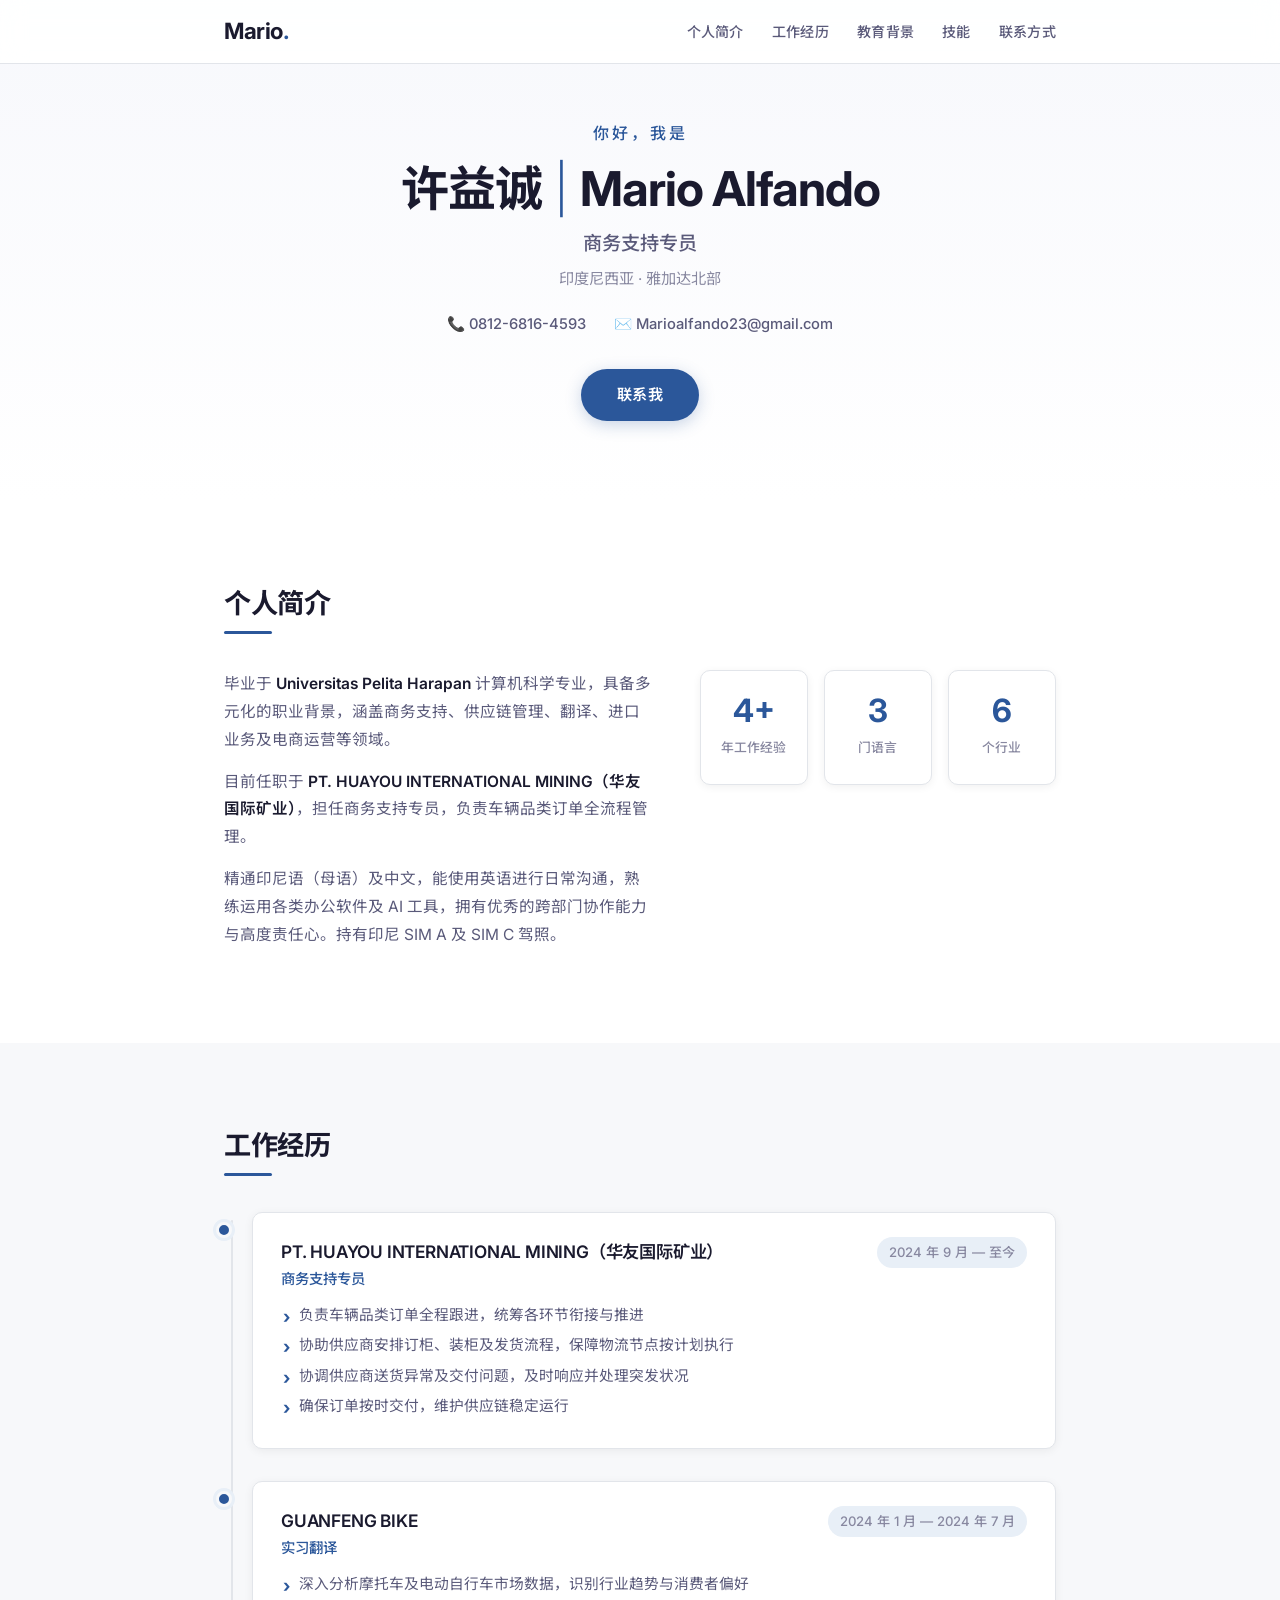
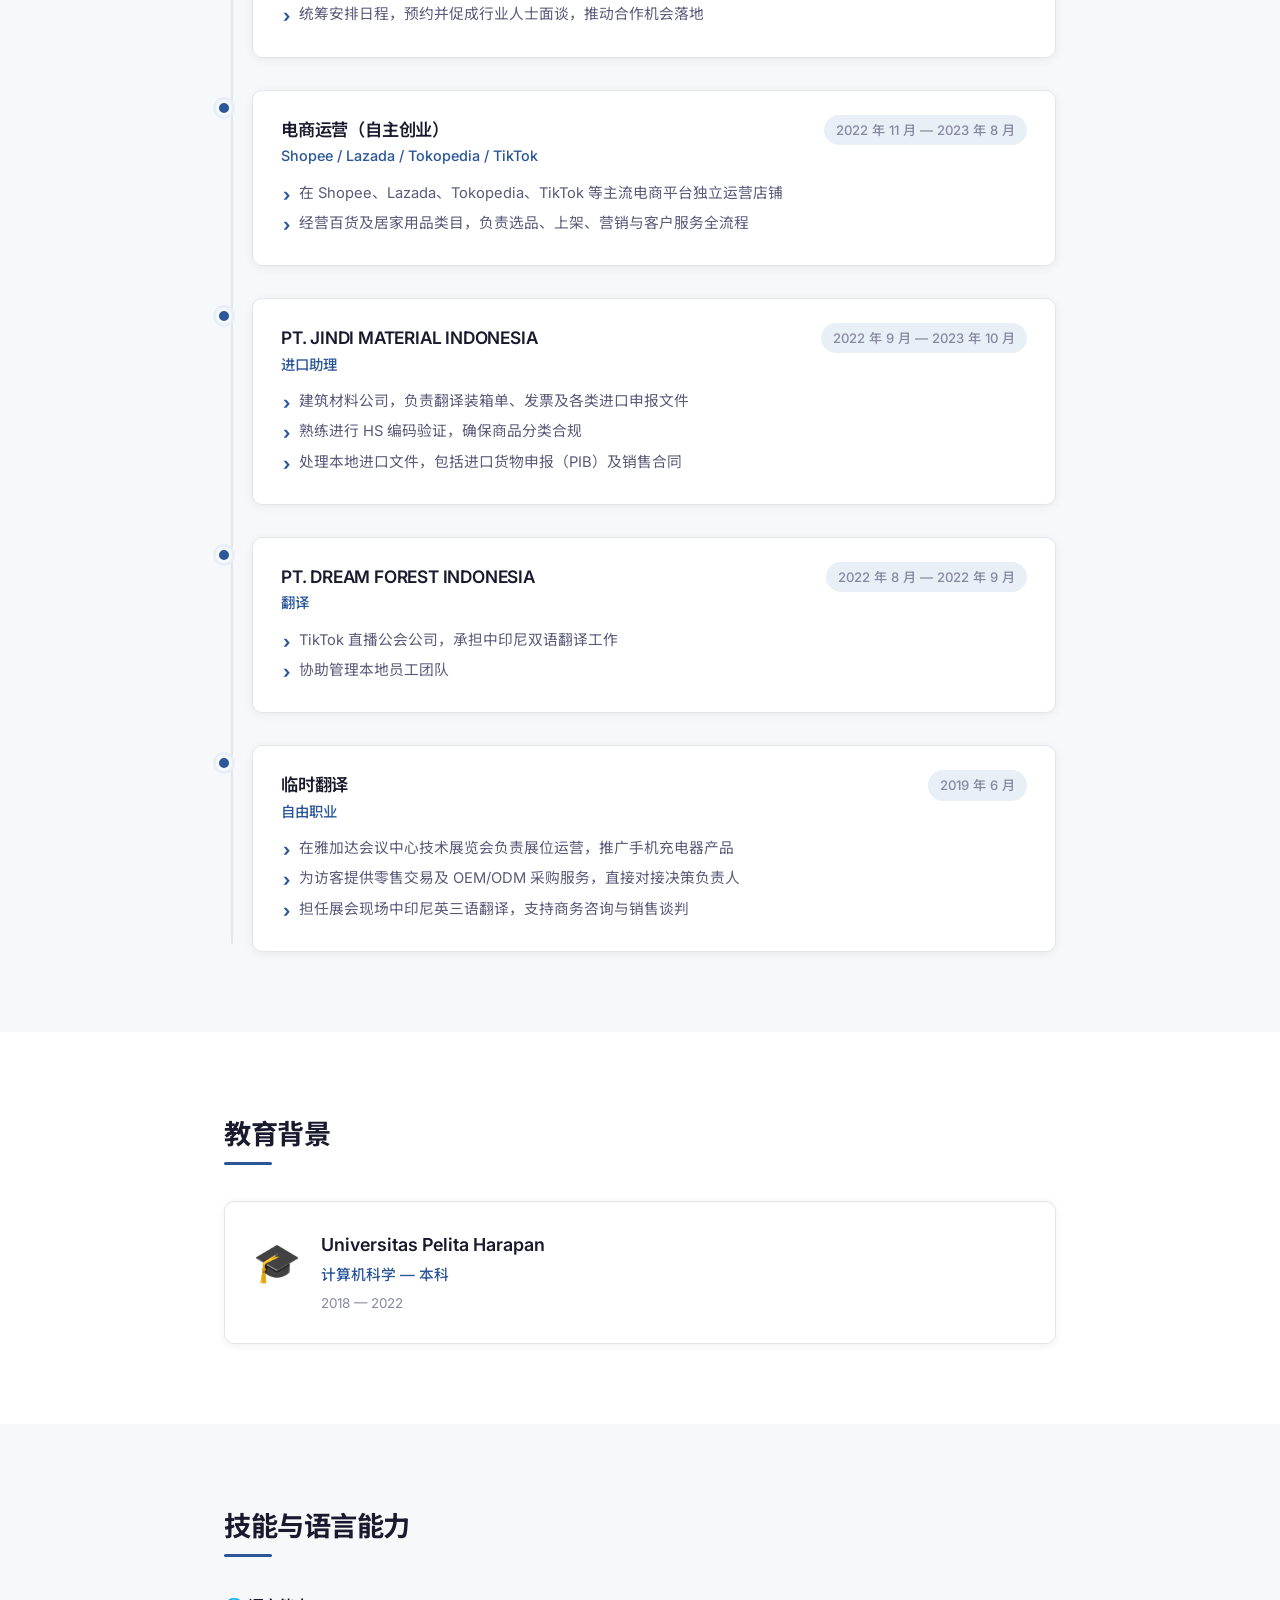
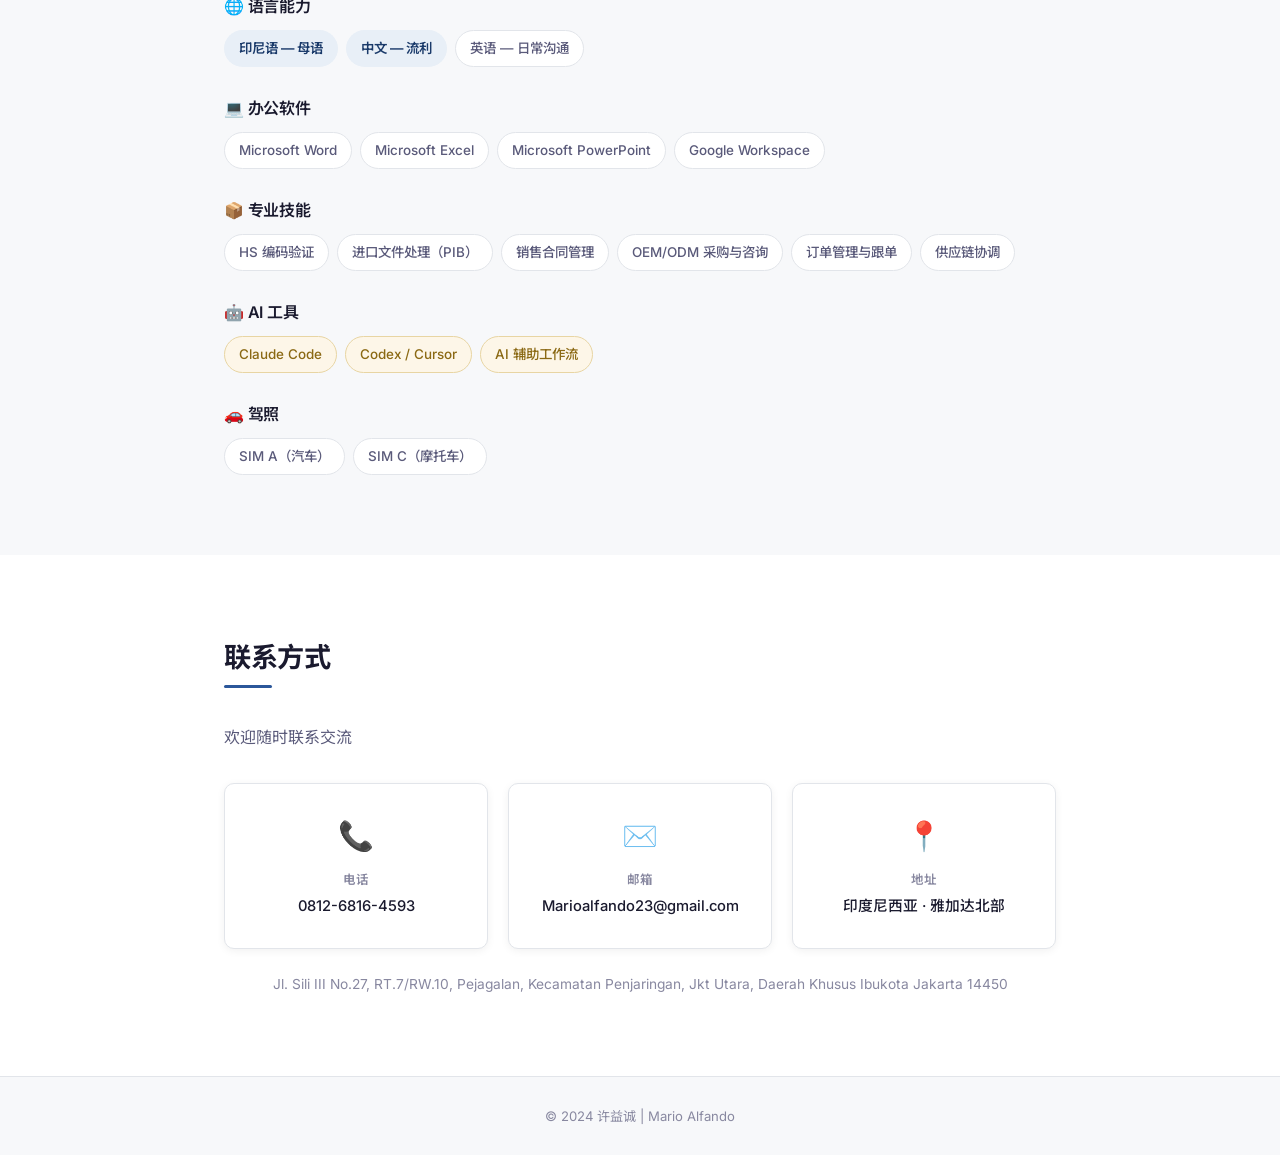
<file: index.html>
<!DOCTYPE html>
<html lang="zh-CN">
<head>
    <meta charset="UTF-8">
    <meta name="viewport" content="width=device-width, initial-scale=1.0">
    <title>许益诚 | Mario Alfando — 个人简历</title>
    <link rel="stylesheet" href="style.css">
    <link rel="preconnect" href="https://fonts.googleapis.com">
    <link href="https://fonts.googleapis.com/css2?family=Inter:wght@300;400;500;600;700&family=Noto+Sans+SC:wght@300;400;500;600;700&display=swap" rel="stylesheet">
</head>
<body>
    <!-- 导航栏 -->
    <nav class="nav" id="nav">
        <div class="nav-inner container">
            <a href="#hero" class="nav-brand">Mario<span>.</span></a>
            <ul class="nav-links">
                <li><a href="#about">个人简介</a></li>
                <li><a href="#experience">工作经历</a></li>
                <li><a href="#education">教育背景</a></li>
                <li><a href="#skills">技能</a></li>
                <li><a href="#contact">联系方式</a></li>
            </ul>
            <button class="nav-toggle" id="navToggle" aria-label="菜单">
                <span></span><span></span><span></span>
            </button>
        </div>
    </nav>

    <!-- 头部 -->
    <header class="hero" id="hero">
        <div class="container">
            <p class="hero-greeting">你好，我是</p>
            <h1 class="hero-name">许益诚 <span class="hero-divider">|</span> Mario Alfando</h1>
            <p class="hero-title">商务支持专员</p>
            <p class="hero-location">印度尼西亚 · 雅加达北部</p>
            <div class="hero-contact-row">
                <a href="tel:+6281268164593" class="hero-contact-link">📞 0812-6816-4593</a>
                <a href="mailto:Marioalfando23@gmail.com" class="hero-contact-link">✉️ Marioalfando23@gmail.com</a>
            </div>
            <a href="#contact" class="btn-primary">联系我</a>
        </div>
    </header>

    <!-- 个人简介 -->
    <section class="section" id="about">
        <div class="container">
            <h2 class="section-title">个人简介</h2>
            <div class="section-line"></div>
            <div class="about-grid">
                <div class="about-text">
                    <p>毕业于 <strong>Universitas Pelita Harapan</strong> 计算机科学专业，具备多元化的职业背景，涵盖商务支持、供应链管理、翻译、进口业务及电商运营等领域。</p>
                    <p>目前任职于 <strong>PT. HUAYOU INTERNATIONAL MINING（华友国际矿业）</strong>，担任商务支持专员，负责车辆品类订单全流程管理。</p>
                    <p>精通印尼语（母语）及中文，能使用英语进行日常沟通，熟练运用各类办公软件及 AI 工具，拥有优秀的跨部门协作能力与高度责任心。持有印尼 SIM A 及 SIM C 驾照。</p>
                </div>
                <div class="about-highlights">
                    <div class="highlight-card">
                        <span class="highlight-number">4+</span>
                        <span class="highlight-label">年工作经验</span>
                    </div>
                    <div class="highlight-card">
                        <span class="highlight-number">3</span>
                        <span class="highlight-label">门语言</span>
                    </div>
                    <div class="highlight-card">
                        <span class="highlight-number">6</span>
                        <span class="highlight-label">个行业</span>
                    </div>
                </div>
            </div>
        </div>
    </section>

    <!-- 工作经历 -->
    <section class="section section-alt" id="experience">
        <div class="container">
            <h2 class="section-title">工作经历</h2>
            <div class="section-line"></div>
            <div class="timeline">

                <!-- PT. HUAYOU INTERNATIONAL MINING -->
                <div class="timeline-item">
                    <div class="timeline-dot"></div>
                    <div class="timeline-card">
                        <div class="timeline-header">
                            <div>
                                <h3>PT. HUAYOU INTERNATIONAL MINING（华友国际矿业）</h3>
                                <p class="timeline-role">商务支持专员</p>
                            </div>
                            <span class="timeline-date">2024 年 9 月 — 至今</span>
                        </div>
                        <ul class="timeline-duties">
                            <li>负责车辆品类订单全程跟进，统筹各环节衔接与推进</li>
                            <li>协助供应商安排订柜、装柜及发货流程，保障物流节点按计划执行</li>
                            <li>协调供应商送货异常及交付问题，及时响应并处理突发状况</li>
                            <li>确保订单按时交付，维护供应链稳定运行</li>
                        </ul>
                    </div>
                </div>

                <!-- GUANFENG BIKE -->
                <div class="timeline-item">
                    <div class="timeline-dot"></div>
                    <div class="timeline-card">
                        <div class="timeline-header">
                            <div>
                                <h3>GUANFENG BIKE</h3>
                                <p class="timeline-role">实习翻译</p>
                            </div>
                            <span class="timeline-date">2024 年 1 月 — 2024 年 7 月</span>
                        </div>
                        <ul class="timeline-duties">
                            <li>深入分析摩托车及电动自行车市场数据，识别行业趋势与消费者偏好</li>
                            <li>统筹安排日程，预约并促成行业人士面谈，推动合作机会落地</li>
                        </ul>
                    </div>
                </div>

                <!-- 电商运营 -->
                <div class="timeline-item">
                    <div class="timeline-dot"></div>
                    <div class="timeline-card">
                        <div class="timeline-header">
                            <div>
                                <h3>电商运营（自主创业）</h3>
                                <p class="timeline-role">Shopee / Lazada / Tokopedia / TikTok</p>
                            </div>
                            <span class="timeline-date">2022 年 11 月 — 2023 年 8 月</span>
                        </div>
                        <ul class="timeline-duties">
                            <li>在 Shopee、Lazada、Tokopedia、TikTok 等主流电商平台独立运营店铺</li>
                            <li>经营百货及居家用品类目，负责选品、上架、营销与客户服务全流程</li>
                        </ul>
                    </div>
                </div>

                <!-- PT. JINDI MATERIAL INDONESIA -->
                <div class="timeline-item">
                    <div class="timeline-dot"></div>
                    <div class="timeline-card">
                        <div class="timeline-header">
                            <div>
                                <h3>PT. JINDI MATERIAL INDONESIA</h3>
                                <p class="timeline-role">进口助理</p>
                            </div>
                            <span class="timeline-date">2022 年 9 月 — 2023 年 10 月</span>
                        </div>
                        <ul class="timeline-duties">
                            <li>建筑材料公司，负责翻译装箱单、发票及各类进口申报文件</li>
                            <li>熟练进行 HS 编码验证，确保商品分类合规</li>
                            <li>处理本地进口文件，包括进口货物申报（PIB）及销售合同</li>
                        </ul>
                    </div>
                </div>

                <!-- PT. DREAM FOREST INDONESIA -->
                <div class="timeline-item">
                    <div class="timeline-dot"></div>
                    <div class="timeline-card">
                        <div class="timeline-header">
                            <div>
                                <h3>PT. DREAM FOREST INDONESIA</h3>
                                <p class="timeline-role">翻译</p>
                            </div>
                            <span class="timeline-date">2022 年 8 月 — 2022 年 9 月</span>
                        </div>
                        <ul class="timeline-duties">
                            <li>TikTok 直播公会公司，承担中印尼双语翻译工作</li>
                            <li>协助管理本地员工团队</li>
                        </ul>
                    </div>
                </div>

                <!-- 临时翻译 -->
                <div class="timeline-item">
                    <div class="timeline-dot"></div>
                    <div class="timeline-card">
                        <div class="timeline-header">
                            <div>
                                <h3>临时翻译</h3>
                                <p class="timeline-role">自由职业</p>
                            </div>
                            <span class="timeline-date">2019 年 6 月</span>
                        </div>
                        <ul class="timeline-duties">
                            <li>在雅加达会议中心技术展览会负责展位运营，推广手机充电器产品</li>
                            <li>为访客提供零售交易及 OEM/ODM 采购服务，直接对接决策负责人</li>
                            <li>担任展会现场中印尼英三语翻译，支持商务咨询与销售谈判</li>
                        </ul>
                    </div>
                </div>

            </div>
        </div>
    </section>

    <!-- 教育背景 -->
    <section class="section" id="education">
        <div class="container">
            <h2 class="section-title">教育背景</h2>
            <div class="section-line"></div>
            <div class="edu-card">
                <div class="edu-icon">🎓</div>
                <div>
                    <h3>Universitas Pelita Harapan</h3>
                    <p class="edu-major">计算机科学 — 本科</p>
                    <p class="edu-date">2018 — 2022</p>
                </div>
            </div>
        </div>
    </section>

    <!-- 技能与语言 -->
    <section class="section section-alt" id="skills">
        <div class="container">
            <h2 class="section-title">技能与语言能力</h2>
            <div class="section-line"></div>
            <div class="skills-grid">
                <div class="skill-category">
                    <h3>🌐 语言能力</h3>
                    <div class="skill-tags">
                        <span class="tag tag-primary">印尼语 — 母语</span>
                        <span class="tag tag-primary">中文 — 流利</span>
                        <span class="tag">英语 — 日常沟通</span>
                    </div>
                </div>
                <div class="skill-category">
                    <h3>💻 办公软件</h3>
                    <div class="skill-tags">
                        <span class="tag">Microsoft Word</span>
                        <span class="tag">Microsoft Excel</span>
                        <span class="tag">Microsoft PowerPoint</span>
                        <span class="tag">Google Workspace</span>
                    </div>
                </div>
                <div class="skill-category">
                    <h3>📦 专业技能</h3>
                    <div class="skill-tags">
                        <span class="tag">HS 编码验证</span>
                        <span class="tag">进口文件处理（PIB）</span>
                        <span class="tag">销售合同管理</span>
                        <span class="tag">OEM/ODM 采购与咨询</span>
                        <span class="tag">订单管理与跟单</span>
                        <span class="tag">供应链协调</span>
                    </div>
                </div>
                <div class="skill-category">
                    <h3>🤖 AI 工具</h3>
                    <div class="skill-tags">
                        <span class="tag tag-accent">Claude Code</span>
                        <span class="tag tag-accent">Codex / Cursor</span>
                        <span class="tag tag-accent">AI 辅助工作流</span>
                    </div>
                </div>
                <div class="skill-category">
                    <h3>🚗 驾照</h3>
                    <div class="skill-tags">
                        <span class="tag">SIM A（汽车）</span>
                        <span class="tag">SIM C（摩托车）</span>
                    </div>
                </div>
            </div>
        </div>
    </section>

    <!-- 联系方式 -->
    <section class="section" id="contact">
        <div class="container">
            <h2 class="section-title">联系方式</h2>
            <div class="section-line"></div>
            <p class="contact-intro">欢迎随时联系交流</p>
            <div class="contact-grid">
                <a href="tel:+6281268164593" class="contact-card">
                    <span class="contact-icon">📞</span>
                    <span class="contact-label">电话</span>
                    <span class="contact-value">0812-6816-4593</span>
                </a>
                <a href="mailto:Marioalfando23@gmail.com" class="contact-card">
                    <span class="contact-icon">✉️</span>
                    <span class="contact-label">邮箱</span>
                    <span class="contact-value">Marioalfando23@gmail.com</span>
                </a>
                <div class="contact-card">
                    <span class="contact-icon">📍</span>
                    <span class="contact-label">地址</span>
                    <span class="contact-value">印度尼西亚 · 雅加达北部</span>
                </div>
            </div>
            <p class="contact-address">Jl. Sili III No.27, RT.7/RW.10, Pejagalan, Kecamatan Penjaringan, Jkt Utara, Daerah Khusus Ibukota Jakarta 14450</p>
        </div>
    </section>

    <!-- 页脚 -->
    <footer class="footer">
        <div class="container">
            <p>&copy; 2024 许益诚 | Mario Alfando</p>
        </div>
    </footer>

    <script src="script.js"></script>
</body>
</html>
</file>
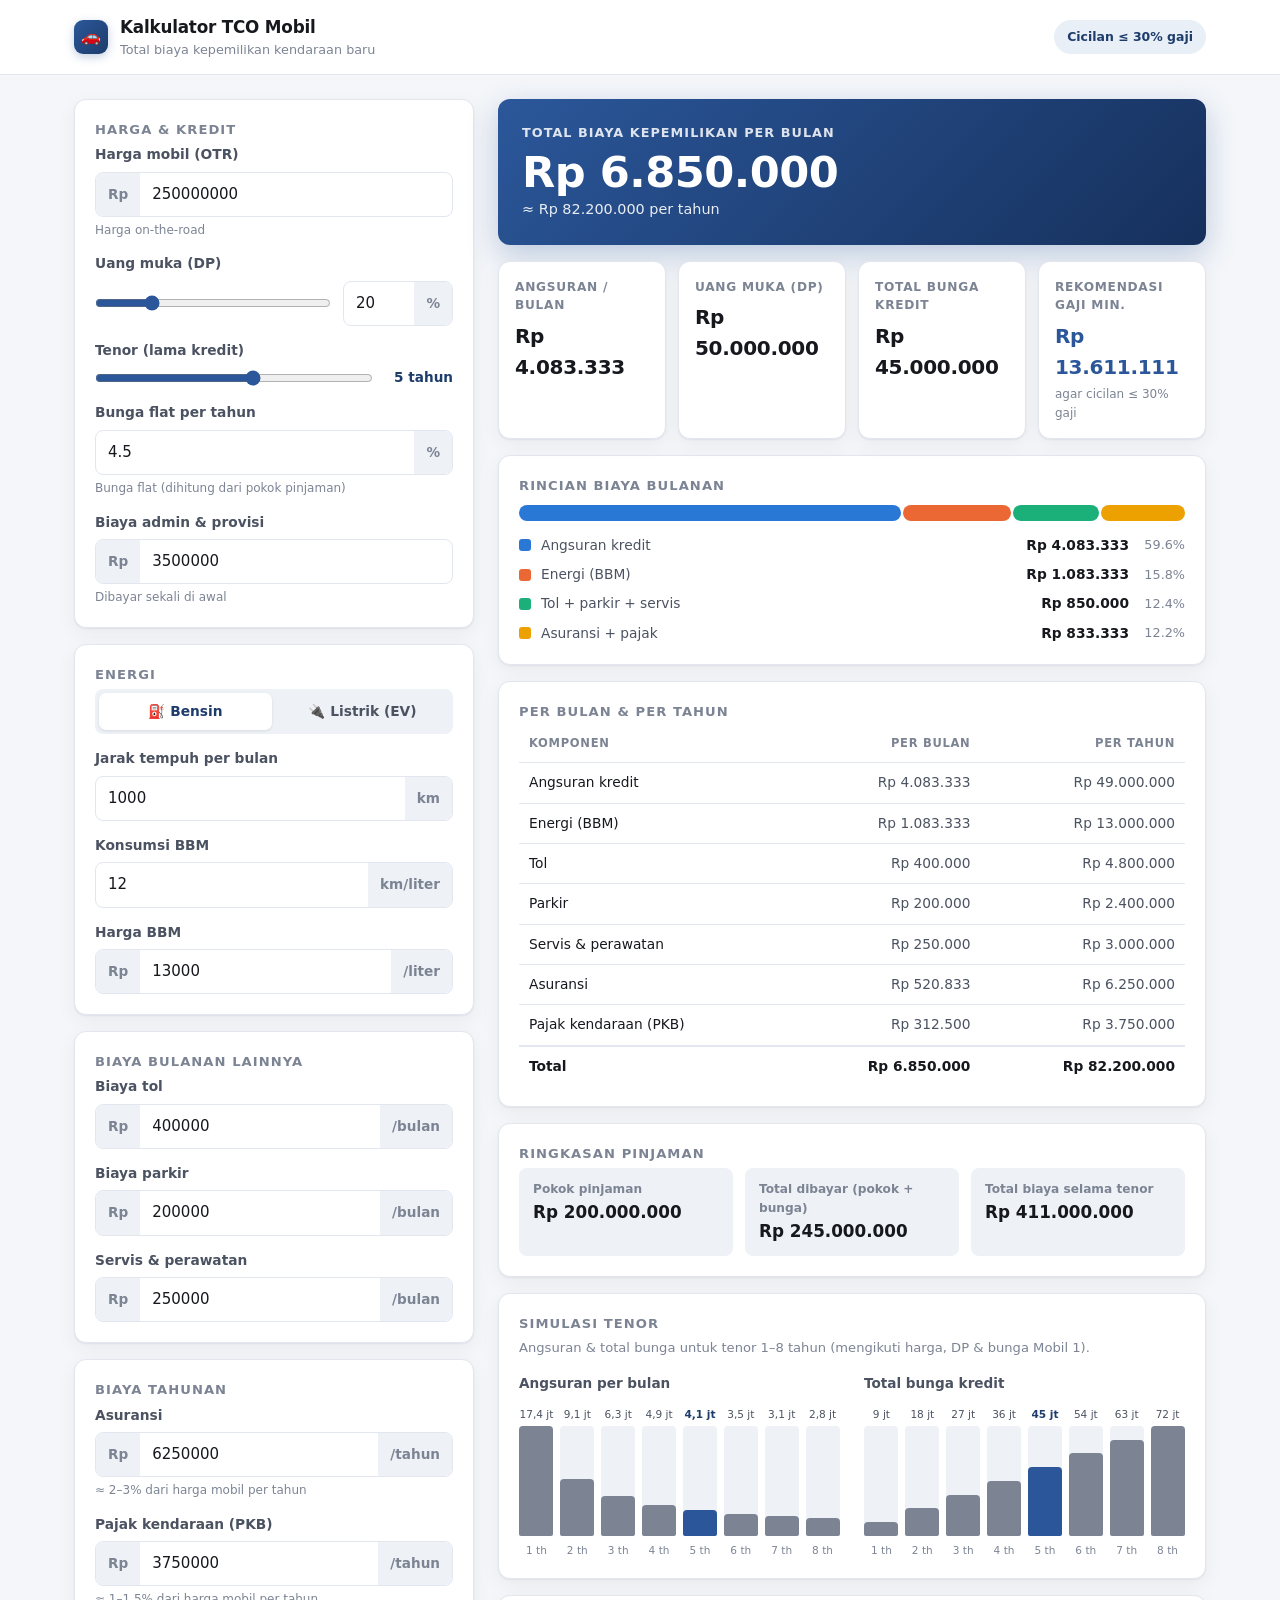
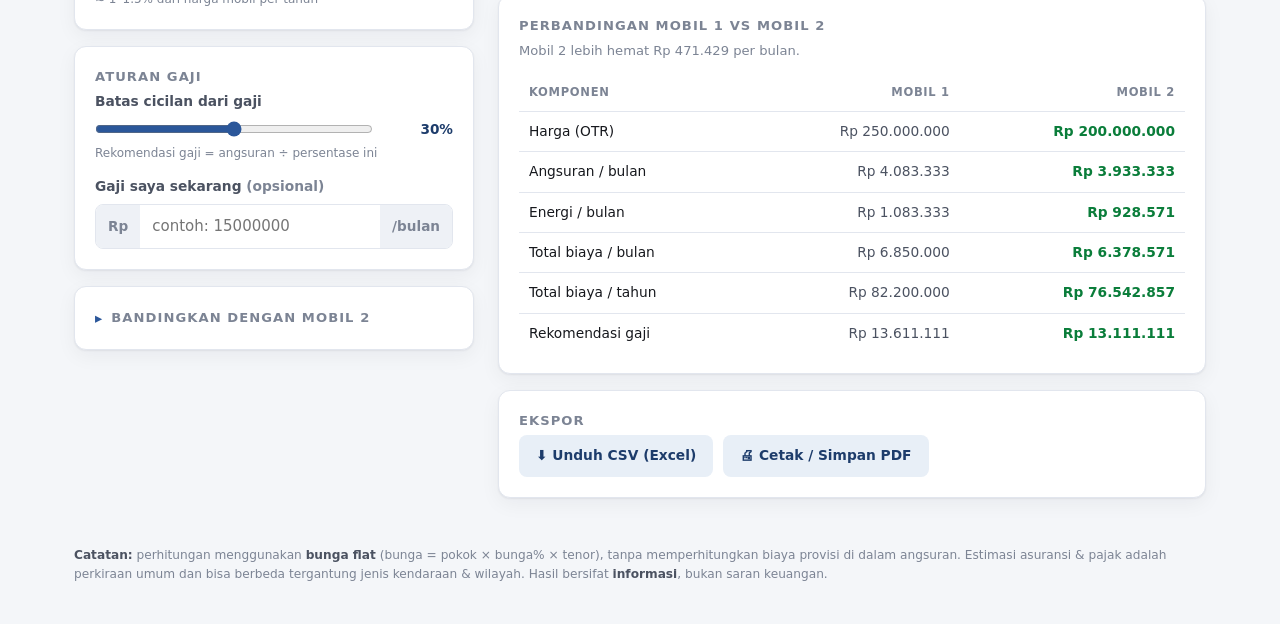
<file: tco-calculator.html>
<!DOCTYPE html>
<html lang="id">
<head>
<meta charset="UTF-8">
<meta name="viewport" content="width=device-width, initial-scale=1.0">
<title>Kalkulator TCO Mobil</title>
<style>
/* ============================================================
   KALKULATOR TCO MOBIL BARU — token & tema (light/dark)
   ============================================================ */
:root {
    color-scheme: light;
    --bg: #f4f6f9;
    --surface: #ffffff;
    --surface-2: #eef1f6;
    --ink: #16181d;
    --ink-2: #4b5261;
    --ink-3: #7c8494;
    --border: #e2e6ee;
    --accent: #2B579A;
    --accent-strong: #1d3c6b;
    --accent-soft: #e8eff7;
    --on-accent: #ffffff;
    --hero-from: #2B579A;
    --hero-to: #16305c;
    --hero-ink: #ffffff;
    --good: #0a7d3a;
    --good-soft: #e7f4ec;
    --warn: #b45309;
    --warn-soft: #fdf0e2;
    --s-ang: #2a78d6;
    --s-energi: #eb6834;
    --s-ops: #1baf7a;
    --s-tahunan: #eda100;
    --radius: 12px;
    --radius-sm: 8px;
    --shadow: 0 1px 2px rgba(20, 24, 40, 0.06), 0 6px 20px rgba(20, 24, 40, 0.05);
    --font: system-ui, -apple-system, "Segoe UI", Roboto, "Helvetica Neue", Arial, sans-serif;
}

@media (prefers-color-scheme: dark) {
    :root:not([data-theme="light"]) {
        color-scheme: dark;
        --bg: #0d0d0d;
        --surface: #17181a;
        --surface-2: #222428;
        --ink: #ffffff;
        --ink-2: #c3c2b7;
        --ink-3: #898781;
        --border: #2c2e33;
        --accent: #3987e5;
        --accent-strong: #6da7ec;
        --accent-soft: #17283f;
        --on-accent: #0b0b0b;
        --hero-from: #1b3a6b;
        --hero-to: #0e1f3a;
        --hero-ink: #ffffff;
        --good: #0ca30c;
        --good-soft: #12291a;
        --warn: #fab219;
        --warn-soft: #33260b;
        --s-ang: #3987e5;
        --s-energi: #d95926;
        --s-ops: #199e70;
        --s-tahunan: #c98500;
        --shadow: 0 1px 2px rgba(0,0,0,0.4), 0 6px 20px rgba(0,0,0,0.35);
    }
}
:root[data-theme="dark"] {
    color-scheme: dark;
    --bg: #0d0d0d;
    --surface: #17181a;
    --surface-2: #222428;
    --ink: #ffffff;
    --ink-2: #c3c2b7;
    --ink-3: #898781;
    --border: #2c2e33;
    --accent: #3987e5;
    --accent-strong: #6da7ec;
    --accent-soft: #17283f;
    --on-accent: #0b0b0b;
    --hero-from: #1b3a6b;
    --hero-to: #0e1f3a;
    --hero-ink: #ffffff;
    --good: #0ca30c;
    --good-soft: #12291a;
    --warn: #fab219;
    --warn-soft: #33260b;
    --s-ang: #3987e5;
    --s-energi: #d95926;
    --s-ops: #199e70;
    --s-tahunan: #c98500;
    --shadow: 0 1px 2px rgba(0,0,0,0.4), 0 6px 20px rgba(0,0,0,0.35);
}

/* === Reset & base === */
*, *::before, *::after { box-sizing: border-box; margin: 0; padding: 0; }
html { scroll-behavior: smooth; }
body {
    font-family: var(--font);
    font-size: 15px;
    line-height: 1.55;
    color: var(--ink);
    background: var(--bg);
    -webkit-font-smoothing: antialiased;
    -moz-osx-font-smoothing: grayscale;
}
.num, .num-inline {
    font-variant-numeric: tabular-nums;
    font-feature-settings: "tnum";
}

/* === Header === */
.site-head {
    border-bottom: 1px solid var(--border);
    background: var(--surface);
    position: sticky; top: 0; z-index: 20;
}
.site-head-inner {
    max-width: 1180px; margin: 0 auto; padding: 14px 24px;
    display: flex; align-items: center; justify-content: space-between; gap: 16px;
}
.brand { display: flex; align-items: center; gap: 12px; }
.brand-mark {
    width: 34px; height: 34px; border-radius: 9px;
    background: linear-gradient(135deg, var(--accent), var(--accent-strong));
    display: grid; place-items: center; color: #fff; font-weight: 700; font-size: 1rem;
    box-shadow: 0 3px 10px rgba(43, 87, 154, 0.28);
}
.brand h1 { font-size: 1.05rem; font-weight: 700; letter-spacing: -0.2px; }
.brand p { font-size: 0.8rem; color: var(--ink-3); }
.rule-chip {
    font-size: 0.78rem; font-weight: 600; color: var(--accent-strong);
    background: var(--accent-soft); border: 1px solid transparent;
    padding: 6px 12px; border-radius: 50px; white-space: nowrap;
}

/* === Layout === */
.wrap { max-width: 1180px; margin: 0 auto; padding: 24px; }
.grid { display: grid; grid-template-columns: 400px 1fr; gap: 24px; align-items: start; }
@media (max-width: 920px) {
    .grid { grid-template-columns: 1fr; }
}

/* === Cards === */
.card {
    background: var(--surface);
    border: 1px solid var(--border);
    border-radius: var(--radius);
    box-shadow: var(--shadow);
    padding: 20px;
    margin-bottom: 16px;
}
.card h2 {
    font-size: 0.82rem; font-weight: 700; text-transform: uppercase;
    letter-spacing: 0.08em; color: var(--ink-3); margin-bottom: 4px;
}
.card .card-sub { font-size: 0.82rem; color: var(--ink-3); margin-bottom: 16px; }

/* === Form fields === */
.field { margin-bottom: 14px; }
.field:last-child { margin-bottom: 0; }
.field > label {
    display: block; font-size: 0.86rem; font-weight: 600; color: var(--ink-2); margin-bottom: 6px;
}
.input-group {
    display: flex; align-items: center;
    border: 1px solid var(--border); border-radius: var(--radius-sm);
    background: var(--surface); overflow: hidden;
    transition: border-color 0.15s, box-shadow 0.15s;
}
.input-group:focus-within {
    border-color: var(--accent); box-shadow: 0 0 0 3px var(--accent-soft);
}
.input-prefix, .input-suffix {
    font-size: 0.85rem; color: var(--ink-3); padding: 0 12px; font-weight: 600;
    background: var(--surface-2); align-self: stretch; display: flex; align-items: center;
}
.input-group input {
    flex: 1; min-width: 0; border: none; outline: none; background: transparent;
    color: var(--ink); font: inherit; padding: 10px 12px;
    font-variant-numeric: tabular-nums;
}
.input-group input[type="number"] { -moz-appearance: textfield; appearance: textfield; }
.input-group input::-webkit-outer-spin-button,
.input-group input::-webkit-inner-spin-button { -webkit-appearance: none; margin: 0; }

.hint { display: block; font-size: 0.75rem; color: var(--ink-3); margin-top: 4px; }

/* Range slider */
.range-row { display: flex; align-items: center; gap: 12px; }
.range-row input[type="range"] { flex: 1; accent-color: var(--accent); }
.range-val {
    font-size: 0.85rem; font-weight: 700; color: var(--accent-strong);
    min-width: 68px; text-align: right; font-variant-numeric: tabular-nums;
}
.range-row .input-group { width: 110px; flex: 0 0 110px; }

/* Segmented control (energi) */
.seg { display: grid; grid-template-columns: 1fr 1fr; gap: 4px; background: var(--surface-2); padding: 4px; border-radius: var(--radius-sm); }
.seg button {
    border: none; background: transparent; color: var(--ink-2); font: inherit; font-weight: 600;
    font-size: 0.86rem; padding: 8px 10px; border-radius: 7px; cursor: pointer; transition: all 0.15s;
}
.seg button[aria-pressed="true"] { background: var(--surface); color: var(--accent-strong); box-shadow: 0 1px 3px rgba(0,0,0,0.1); }
.seg button:focus-visible { outline: 2px solid var(--accent); outline-offset: 2px; }

.energy-pane { display: none; }
.energy-pane.active { display: block; }

/* === Results === */
.hero {
    background: linear-gradient(135deg, var(--hero-from), var(--hero-to));
    color: var(--hero-ink); border-radius: var(--radius); padding: 24px;
    box-shadow: 0 10px 30px rgba(43, 87, 154, 0.28); margin-bottom: 16px;
}
.hero-label { font-size: 0.8rem; font-weight: 600; text-transform: uppercase; letter-spacing: 0.08em; opacity: 0.85; }
.hero-value { font-size: clamp(1.9rem, 4.5vw, 2.7rem); font-weight: 800; letter-spacing: -0.5px; line-height: 1.1; margin: 6px 0 2px; }
.hero-sub { font-size: 0.9rem; opacity: 0.9; }

.kpi-row { display: grid; grid-template-columns: repeat(4, 1fr); gap: 12px; margin-bottom: 16px; }
@media (max-width: 680px) { .kpi-row { grid-template-columns: repeat(2, 1fr); } }
.kpi {
    background: var(--surface); border: 1px solid var(--border); border-radius: var(--radius);
    box-shadow: var(--shadow); padding: 16px;
}
.kpi-label { font-size: 0.76rem; font-weight: 600; text-transform: uppercase; letter-spacing: 0.06em; color: var(--ink-3); margin-bottom: 6px; }
.kpi-value { font-size: 1.25rem; font-weight: 800; letter-spacing: -0.3px; color: var(--ink); }
.kpi-gaji .kpi-value { color: var(--accent); }
.kpi-note { font-size: 0.75rem; color: var(--ink-3); margin-top: 2px; }

/* Verdict chip */
.verdict { display: flex; align-items: center; gap: 8px; font-size: 0.85rem; font-weight: 600; margin-bottom: 16px; padding: 10px 14px; border-radius: var(--radius-sm); }
.verdict.ok { background: var(--good-soft); color: var(--good); }
.verdict.no { background: var(--warn-soft); color: var(--warn); }
.verdict .dot { width: 8px; height: 8px; border-radius: 50%; background: currentColor; flex: 0 0 auto; }

/* Stacked bar */
.bar-wrap { margin: 8px 0 14px; }
.bar { display: flex; gap: 2px; height: 16px; border-radius: 4px; overflow: hidden; }
.bar .seg { height: 100%; flex-basis: 0; min-width: 0; }
.seg-ang { background: var(--s-ang); }
.seg-energi { background: var(--s-energi); }
.seg-ops { background: var(--s-ops); }
.seg-tahunan { background: var(--s-tahunan); }

/* Legend */
.legend { display: flex; flex-direction: column; gap: 8px; }
.legend-row { display: flex; align-items: center; gap: 10px; font-size: 0.86rem; }
.legend-swatch { width: 12px; height: 12px; border-radius: 3px; flex: 0 0 auto; }
.legend-name { color: var(--ink-2); flex: 1; }
.legend-val { font-weight: 700; color: var(--ink); font-variant-numeric: tabular-nums; }
.legend-pct { color: var(--ink-3); font-size: 0.8rem; width: 46px; text-align: right; font-variant-numeric: tabular-nums; }

/* Table */
.table { width: 100%; border-collapse: collapse; font-size: 0.86rem; }
.table th, .table td { text-align: right; padding: 9px 10px; }
.table th:first-child, .table td:first-child { text-align: left; }
.table thead th {
    font-size: 0.72rem; text-transform: uppercase; letter-spacing: 0.06em; color: var(--ink-3);
    border-bottom: 1px solid var(--border); font-weight: 600;
}
.table tbody tr { border-bottom: 1px solid var(--border); }
.table tbody tr:last-child { border-bottom: none; }
.table td { color: var(--ink-2); font-variant-numeric: tabular-nums; }
.table td:first-child { color: var(--ink); font-weight: 500; }
.table .total-row td { border-top: 2px solid var(--border); font-weight: 800; color: var(--ink); }
.table-scroll { overflow-x: auto; }

/* Summary strip */
.summary { display: grid; grid-template-columns: repeat(3, 1fr); gap: 12px; margin-top: 4px; }
@media (max-width: 680px) { .summary { grid-template-columns: 1fr; } }
.summary-item { background: var(--surface-2); border-radius: var(--radius-sm); padding: 12px 14px; }
.summary-label { font-size: 0.76rem; color: var(--ink-3); font-weight: 600; }
.summary-value { font-size: 1.05rem; font-weight: 800; color: var(--ink); font-variant-numeric: tabular-nums; }

/* Footer */
.foot { max-width: 1180px; margin: 0 auto; padding: 8px 24px 40px; font-size: 0.76rem; color: var(--ink-3); line-height: 1.6; }
.foot strong { color: var(--ink-2); }

/* === Buttons === */
.btn-ghost {
    display: inline-flex; align-items: center; gap: 8px;
    font: inherit; font-size: 0.86rem; font-weight: 600; color: var(--accent-strong);
    background: var(--accent-soft); border: 1px solid transparent; border-radius: var(--radius-sm);
    padding: 9px 16px; cursor: pointer; transition: all 0.15s;
}
.btn-ghost:hover { box-shadow: 0 2px 8px rgba(43, 87, 154, 0.18); transform: translateY(-1px); }
.btn-ghost:focus-visible { outline: 2px solid var(--accent); outline-offset: 2px; }
.export-row { display: flex; flex-wrap: wrap; gap: 10px; }

/* === Details (perbandingan) === */
details.card > summary {
    cursor: pointer; list-style: none; display: flex; align-items: center; gap: 8px;
    font-size: 0.82rem; font-weight: 700; text-transform: uppercase; letter-spacing: 0.08em; color: var(--ink-3);
}
details.card > summary::-webkit-details-marker { display: none; }
details.card > summary::before { content: '▸'; transition: transform 0.15s; color: var(--accent); font-size: 0.9rem; }
details.card[open] > summary::before { transform: rotate(90deg); }
details.card > .card-body { margin-top: 16px; }
details.card > .card-body .card-sub { font-size: 0.82rem; color: var(--ink-3); margin-bottom: 12px; }
.mt { margin-top: 14px; }

/* === Bar chart (simulasi tenor) === */
.charts { display: grid; grid-template-columns: 1fr 1fr; gap: 24px; }
@media (max-width: 680px) { .charts { grid-template-columns: 1fr; } }
.chart h3 { font-size: 0.85rem; font-weight: 600; color: var(--ink-2); margin-bottom: 12px; }
.barchart { display: flex; align-items: flex-end; gap: 6px; }
.bar-col { flex: 1; display: flex; flex-direction: column; align-items: center; min-width: 0; }
.bar-label { font-size: 0.66rem; color: var(--ink-2); margin-bottom: 4px; white-space: nowrap; font-variant-numeric: tabular-nums; }
.bar-track { height: 110px; width: 100%; max-width: 34px; display: flex; align-items: flex-end; background: var(--surface-2); border-radius: 4px; }
.bar-fill { width: 100%; background: var(--ink-3); border-radius: 4px 4px 2px 2px; transition: height 0.2s; }
.bar-col.sel .bar-fill { background: var(--accent); }
.bar-col.sel .bar-label { color: var(--accent-strong); font-weight: 700; }
.bar-x { font-size: 0.66rem; color: var(--ink-3); margin-top: 6px; font-variant-numeric: tabular-nums; }

/* === Perbandingan === */
.cmp-note { font-size: 0.82rem; color: var(--ink-3); margin-bottom: 14px; }
.cmp-table { width: 100%; border-collapse: collapse; font-size: 0.86rem; }
.cmp-table th, .cmp-table td { text-align: right; padding: 9px 10px; }
.cmp-table th:first-child, .cmp-table td:first-child { text-align: left; }
.cmp-table thead th { font-size: 0.72rem; text-transform: uppercase; letter-spacing: 0.06em; color: var(--ink-3); border-bottom: 1px solid var(--border); font-weight: 600; }
.cmp-table tbody tr { border-bottom: 1px solid var(--border); }
.cmp-table tbody tr:last-child { border-bottom: none; }
.cmp-table td { color: var(--ink-2); font-variant-numeric: tabular-nums; }
.cmp-table td:first-child { color: var(--ink); font-weight: 500; }
.cmp-table .win { color: var(--good); font-weight: 700; }

/* === Print === */
@media print {
    .site-head, .grid > form, .export-card, .foot, .btn-ghost { display: none !important; }
    .grid { grid-template-columns: 1fr; }
    .wrap { padding: 0; }
    body { background: #fff; }
    .card, .kpi, .hero { box-shadow: none !important; }
    .hero { background: #16305c !important; color: #fff !important; -webkit-print-color-adjust: exact; print-color-adjust: exact; }
    .bar-fill, .seg { -webkit-print-color-adjust: exact; print-color-adjust: exact; }
}

@media (prefers-reduced-motion: reduce) {
    * { transition: none !important; scroll-behavior: auto !important; }
}
</style>
</head>
<body>

<header class="site-head">
    <div class="site-head-inner">
        <div class="brand">
            <div class="brand-mark">🚗</div>
            <div>
                <h1>Kalkulator TCO Mobil</h1>
                <p>Total biaya kepemilikan kendaraan baru</p>
            </div>
        </div>
        <span class="rule-chip">Cicilan ≤ 30% gaji</span>
    </div>
</header>

<div class="wrap">
    <div class="grid">

        <!-- ===== FORM ===== -->
        <form id="tcoForm" autocomplete="off" onsubmit="return false;">

            <div class="card">
                <h2>Harga &amp; Kredit</h2>
                <div class="field">
                    <label for="hargaOtr">Harga mobil (OTR)</label>
                    <div class="input-group">
                        <span class="input-prefix">Rp</span>
                        <input id="hargaOtr" type="number" value="250000000" min="0" step="1000000" inputmode="numeric">
                    </div>
                    <span class="hint">Harga on-the-road</span>
                </div>
                <div class="field">
                    <label for="dpPctRange">Uang muka (DP)</label>
                    <div class="range-row">
                        <input id="dpPctRange" type="range" min="0" max="90" step="1" value="20" aria-label="Persentase uang muka">
                        <div class="input-group">
                            <input id="dpPct" type="number" value="20" min="0" max="100" step="1" inputmode="numeric" aria-label="Persentase uang muka">
                            <span class="input-suffix">%</span>
                        </div>
                    </div>
                </div>
                <div class="field">
                    <label for="tenorTahun">Tenor (lama kredit)</label>
                    <div class="range-row">
                        <input id="tenorTahun" type="range" min="1" max="8" step="1" value="5" aria-label="Tenor kredit">
                        <span class="range-val" id="tenorVal">5 tahun</span>
                    </div>
                </div>
                <div class="field">
                    <label for="bungaFlat">Bunga flat per tahun</label>
                    <div class="input-group">
                        <input id="bungaFlat" type="number" value="4.5" min="0" step="0.1" inputmode="decimal">
                        <span class="input-suffix">%</span>
                    </div>
                    <span class="hint">Bunga flat (dihitung dari pokok pinjaman)</span>
                </div>
                <div class="field">
                    <label for="admin">Biaya admin &amp; provisi</label>
                    <div class="input-group">
                        <span class="input-prefix">Rp</span>
                        <input id="admin" type="number" value="3500000" min="0" step="100000" inputmode="numeric">
                    </div>
                    <span class="hint">Dibayar sekali di awal</span>
                </div>
            </div>

            <div class="card">
                <h2>Energi</h2>
                <div class="field">
                    <div class="seg" role="group" aria-label="Jenis energi">
                        <button type="button" id="btnBbm" aria-pressed="true">⛽ Bensin</button>
                        <button type="button" id="btnEv" aria-pressed="false">🔌 Listrik (EV)</button>
                    </div>
                    <input type="hidden" id="energiMode" value="bbm">
                </div>
                <div class="field">
                    <label for="jarak">Jarak tempuh per bulan</label>
                    <div class="input-group">
                        <input id="jarak" type="number" value="1000" min="0" step="50" inputmode="numeric">
                        <span class="input-suffix">km</span>
                    </div>
                </div>

                <div class="energy-pane active" id="paneBbm">
                    <div class="field">
                        <label for="bbmKonsumsi">Konsumsi BBM</label>
                        <div class="input-group">
                            <input id="bbmKonsumsi" type="number" value="12" min="0.1" step="0.5" inputmode="decimal">
                            <span class="input-suffix">km/liter</span>
                        </div>
                    </div>
                    <div class="field">
                        <label for="bbmHarga">Harga BBM</label>
                        <div class="input-group">
                            <span class="input-prefix">Rp</span>
                            <input id="bbmHarga" type="number" value="13000" min="0" step="500" inputmode="numeric">
                            <span class="input-suffix">/liter</span>
                        </div>
                    </div>
                </div>

                <div class="energy-pane" id="paneEv">
                    <div class="field">
                        <label for="evKonsumsi">Konsumsi listrik</label>
                        <div class="input-group">
                            <input id="evKonsumsi" type="number" value="6" min="0.1" step="0.5" inputmode="decimal">
                            <span class="input-suffix">km/kWh</span>
                        </div>
                    </div>
                    <div class="field">
                        <label for="evHarga">Tarif listrik</label>
                        <div class="input-group">
                            <span class="input-prefix">Rp</span>
                            <input id="evHarga" type="number" value="1700" min="0" step="100" inputmode="numeric">
                            <span class="input-suffix">/kWh</span>
                        </div>
                    </div>
                </div>
            </div>

            <div class="card">
                <h2>Biaya Bulanan Lainnya</h2>
                <div class="field">
                    <label for="tol">Biaya tol</label>
                    <div class="input-group">
                        <span class="input-prefix">Rp</span>
                        <input id="tol" type="number" value="400000" min="0" step="50000" inputmode="numeric">
                        <span class="input-suffix">/bulan</span>
                    </div>
                </div>
                <div class="field">
                    <label for="parkir">Biaya parkir</label>
                    <div class="input-group">
                        <span class="input-prefix">Rp</span>
                        <input id="parkir" type="number" value="200000" min="0" step="25000" inputmode="numeric">
                        <span class="input-suffix">/bulan</span>
                    </div>
                </div>
                <div class="field">
                    <label for="servis">Servis &amp; perawatan</label>
                    <div class="input-group">
                        <span class="input-prefix">Rp</span>
                        <input id="servis" type="number" value="250000" min="0" step="25000" inputmode="numeric">
                        <span class="input-suffix">/bulan</span>
                    </div>
                </div>
            </div>

            <div class="card">
                <h2>Biaya Tahunan</h2>
                <div class="field">
                    <label for="asuransi">Asuransi</label>
                    <div class="input-group">
                        <span class="input-prefix">Rp</span>
                        <input id="asuransi" type="number" value="6250000" min="0" step="250000" inputmode="numeric">
                        <span class="input-suffix">/tahun</span>
                    </div>
                    <span class="hint">≈ 2–3% dari harga mobil per tahun</span>
                </div>
                <div class="field">
                    <label for="pajak">Pajak kendaraan (PKB)</label>
                    <div class="input-group">
                        <span class="input-prefix">Rp</span>
                        <input id="pajak" type="number" value="3750000" min="0" step="250000" inputmode="numeric">
                        <span class="input-suffix">/tahun</span>
                    </div>
                    <span class="hint">≈ 1–1.5% dari harga mobil per tahun</span>
                </div>
            </div>

            <div class="card">
                <h2>Aturan Gaji</h2>
                <div class="field">
                    <label for="rasioRange">Batas cicilan dari gaji</label>
                    <div class="range-row">
                        <input id="rasioRange" type="range" min="10" max="50" step="1" value="30" aria-label="Batas cicilan dari gaji">
                        <span class="range-val" id="rasioVal">30%</span>
                    </div>
                    <span class="hint">Rekomendasi gaji = angsuran ÷ persentase ini</span>
                </div>
                <div class="field">
                    <label for="gajiSaya">Gaji saya sekarang <em style="font-style:normal;color:var(--ink-3)">(opsional)</em></label>
                    <div class="input-group">
                        <span class="input-prefix">Rp</span>
                        <input id="gajiSaya" type="number" min="0" step="500000" inputmode="numeric" placeholder="contoh: 15000000">
                        <span class="input-suffix">/bulan</span>
                    </div>
                </div>
            </div>
            <details class="card" id="cmpDetails">
                <summary>Bandingkan dengan Mobil 2</summary>
                <div class="card-body">
                    <p class="card-sub">Isi data mobil kedua. Klik "Salin" untuk menyalin semua nilai dari Mobil 1.</p>
                    <button type="button" class="btn-ghost" id="copyFromCar1">↩ Salin dari Mobil 1</button>
                    <div class="mt">
                        <div class="field">
                            <label for="m2hargaOtr">Harga mobil (OTR)</label>
                            <div class="input-group"><span class="input-prefix">Rp</span><input id="m2hargaOtr" type="number" value="200000000" min="0" step="1000000" inputmode="numeric"></div>
                        </div>
                        <div class="field">
                            <label for="m2dpPctRange">Uang muka (DP)</label>
                            <div class="range-row">
                                <input id="m2dpPctRange" type="range" min="0" max="90" step="1" value="20" aria-label="Persentase uang muka mobil 2">
                                <div class="input-group"><input id="m2dpPct" type="number" value="20" min="0" max="100" step="1" inputmode="numeric"><span class="input-suffix">%</span></div>
                            </div>
                        </div>
                        <div class="field">
                            <label for="m2tenorTahun">Tenor (lama kredit)</label>
                            <div class="range-row">
                                <input id="m2tenorTahun" type="range" min="1" max="8" step="1" value="4" aria-label="Tenor kredit mobil 2">
                                <span class="range-val" id="m2tenorVal">4 tahun</span>
                            </div>
                        </div>
                        <div class="field">
                            <label for="m2bungaFlat">Bunga flat per tahun</label>
                            <div class="input-group"><input id="m2bungaFlat" type="number" value="4.5" min="0" step="0.1" inputmode="decimal"><span class="input-suffix">%</span></div>
                        </div>
                        <div class="field">
                            <label for="m2admin">Biaya admin &amp; provisi</label>
                            <div class="input-group"><span class="input-prefix">Rp</span><input id="m2admin" type="number" value="3000000" min="0" step="100000" inputmode="numeric"></div>
                        </div>
                        <div class="field">
                            <div class="seg" role="group" aria-label="Jenis energi mobil 2">
                                <button type="button" id="m2btnBbm" aria-pressed="true">⛽ Bensin</button>
                                <button type="button" id="m2btnEv" aria-pressed="false">🔌 Listrik (EV)</button>
                            </div>
                        </div>
                        <div class="field">
                            <label for="m2jarak">Jarak tempuh per bulan</label>
                            <div class="input-group"><input id="m2jarak" type="number" value="1000" min="0" step="50" inputmode="numeric"><span class="input-suffix">km</span></div>
                        </div>
                        <div class="energy-pane active" id="m2paneBbm">
                            <div class="field">
                                <label for="m2bbmKonsumsi">Konsumsi BBM</label>
                                <div class="input-group"><input id="m2bbmKonsumsi" type="number" value="14" min="0.1" step="0.5" inputmode="decimal"><span class="input-suffix">km/liter</span></div>
                            </div>
                            <div class="field">
                                <label for="m2bbmHarga">Harga BBM</label>
                                <div class="input-group"><span class="input-prefix">Rp</span><input id="m2bbmHarga" type="number" value="13000" min="0" step="500" inputmode="numeric"><span class="input-suffix">/liter</span></div>
                            </div>
                        </div>
                        <div class="energy-pane" id="m2paneEv">
                            <div class="field">
                                <label for="m2evKonsumsi">Konsumsi listrik</label>
                                <div class="input-group"><input id="m2evKonsumsi" type="number" value="6" min="0.1" step="0.5" inputmode="decimal"><span class="input-suffix">km/kWh</span></div>
                            </div>
                            <div class="field">
                                <label for="m2evHarga">Tarif listrik</label>
                                <div class="input-group"><span class="input-prefix">Rp</span><input id="m2evHarga" type="number" value="1700" min="0" step="100" inputmode="numeric"><span class="input-suffix">/kWh</span></div>
                            </div>
                        </div>
                        <div class="field">
                            <label for="m2tol">Biaya tol</label>
                            <div class="input-group"><span class="input-prefix">Rp</span><input id="m2tol" type="number" value="400000" min="0" step="50000" inputmode="numeric"><span class="input-suffix">/bulan</span></div>
                        </div>
                        <div class="field">
                            <label for="m2parkir">Biaya parkir</label>
                            <div class="input-group"><span class="input-prefix">Rp</span><input id="m2parkir" type="number" value="200000" min="0" step="25000" inputmode="numeric"><span class="input-suffix">/bulan</span></div>
                        </div>
                        <div class="field">
                            <label for="m2servis">Servis &amp; perawatan</label>
                            <div class="input-group"><span class="input-prefix">Rp</span><input id="m2servis" type="number" value="250000" min="0" step="25000" inputmode="numeric"><span class="input-suffix">/bulan</span></div>
                        </div>
                        <div class="field">
                            <label for="m2asuransi">Asuransi</label>
                            <div class="input-group"><span class="input-prefix">Rp</span><input id="m2asuransi" type="number" value="5000000" min="0" step="250000" inputmode="numeric"><span class="input-suffix">/tahun</span></div>
                        </div>
                        <div class="field">
                            <label for="m2pajak">Pajak kendaraan (PKB)</label>
                            <div class="input-group"><span class="input-prefix">Rp</span><input id="m2pajak" type="number" value="3000000" min="0" step="250000" inputmode="numeric"><span class="input-suffix">/tahun</span></div>
                        </div>
                    </div>
                </div>
            </details>
        </form>

        <!-- ===== RESULTS ===== -->
        <div>
            <div class="hero">
                <div class="hero-label">Total biaya kepemilikan per bulan</div>
                <div class="hero-value num" id="heroTotalBulan">Rp 6.850.000</div>
                <div class="hero-sub">≈ <span class="num-inline" id="heroTotalTahun">Rp 82.200.000</span> per tahun</div>
            </div>

            <div class="kpi-row">
                <div class="kpi">
                    <div class="kpi-label">Angsuran / bulan</div>
                    <div class="kpi-value num" id="kpiAngsuran">Rp 4.083.333</div>
                </div>
                <div class="kpi">
                    <div class="kpi-label">Uang muka (DP)</div>
                    <div class="kpi-value num" id="kpiDp">Rp 50.000.000</div>
                </div>
                <div class="kpi">
                    <div class="kpi-label">Total bunga kredit</div>
                    <div class="kpi-value num" id="kpiBunga">Rp 45.000.000</div>
                </div>
                <div class="kpi kpi-gaji">
                    <div class="kpi-label">Rekomendasi gaji min.</div>
                    <div class="kpi-value num" id="kpiGaji">Rp 13.611.111</div>
                    <div class="kpi-note" id="kpiGajiNote">agar cicilan ≤ 30% gaji</div>
                </div>
            </div>

            <div id="verdictSlot"></div>

            <div class="card">
                <h2>Rincian biaya bulanan</h2>
                <div class="bar-wrap">
                    <div class="bar" id="barSegments" aria-hidden="true"></div>
                </div>
                <div class="legend" id="legend"></div>
            </div>

            <div class="card">
                <h2>Per bulan &amp; per tahun</h2>
                <div class="table-scroll">
                    <table class="table">
                        <thead>
                            <tr><th>Komponen</th><th>Per bulan</th><th>Per tahun</th></tr>
                        </thead>
                        <tbody id="tableBody"></tbody>
                    </table>
                </div>
            </div>

            <div class="card">
                <h2>Ringkasan pinjaman</h2>
                <div class="summary">
                    <div class="summary-item">
                        <div class="summary-label">Pokok pinjaman</div>
                        <div class="summary-value num" id="sumPokok">Rp 200.000.000</div>
                    </div>
                    <div class="summary-item">
                        <div class="summary-label">Total dibayar (pokok + bunga)</div>
                        <div class="summary-value num" id="sumPinjaman">Rp 245.000.000</div>
                    </div>
                    <div class="summary-item">
                        <div class="summary-label">Total biaya selama tenor</div>
                        <div class="summary-value num" id="sumTenor">Rp 411.000.000</div>
                    </div>
                </div>
            </div>

            <div class="card">
                <h2>Simulasi tenor</h2>
                <p class="cmp-note">Angsuran &amp; total bunga untuk tenor 1–8 tahun (mengikuti harga, DP &amp; bunga Mobil 1).</p>
                <div class="charts">
                    <div class="chart">
                        <h3>Angsuran per bulan</h3>
                        <div class="barchart" id="chartAngsuran"></div>
                    </div>
                    <div class="chart">
                        <h3>Total bunga kredit</h3>
                        <div class="barchart" id="chartBunga"></div>
                    </div>
                </div>
            </div>

            <div class="card">
                <h2>Perbandingan Mobil 1 vs Mobil 2</h2>
                <p class="cmp-note" id="cmpNote"></p>
                <div class="table-scroll">
                    <table class="cmp-table">
                        <thead><tr><th>Komponen</th><th>Mobil 1</th><th>Mobil 2</th></tr></thead>
                        <tbody id="cmpBody"></tbody>
                    </table>
                </div>
            </div>

            <div class="card export-card">
                <h2>Ekspor</h2>
                <div class="export-row">
                    <button type="button" class="btn-ghost" id="btnCsv">⬇ Unduh CSV (Excel)</button>
                    <button type="button" class="btn-ghost" id="btnPrint">🖨 Cetak / Simpan PDF</button>
                </div>
            </div>
        </div>
    </div>
</div>

<div class="foot">
    <p><strong>Catatan:</strong> perhitungan menggunakan <strong>bunga flat</strong> (bunga = pokok × bunga% × tenor), tanpa memperhitungkan biaya provisi di dalam angsuran. Estimasi asuransi &amp; pajak adalah perkiraan umum dan bisa berbeda tergantung jenis kendaraan &amp; wilayah. Hasil bersifat <strong>informasi</strong>, bukan saran keuangan.</p>
</div>

<script>
(function () {
    'use strict';

    function num(id) { return parseFloat(document.getElementById(id).value) || 0; }
    function fmt(v) {
        return new Intl.NumberFormat('id-ID', { maximumFractionDigits: 0 }).format(Math.round(v));
    }
    function rp(v) { return 'Rp ' + fmt(v); }
    function compact(v) {
        var jt = v / 1000000;
        if (jt >= 100) return fmt(jt) + ' jt';
        if (jt >= 1) return (Math.round(jt * 10) / 10).toLocaleString('id-ID') + ' jt';
        return fmt(v / 1000) + ' rb';
    }

    var modes = { main: 'bbm', m2: 'bbm' };

    function calc(car) {
        var pid = car === 'main' ? '' : 'm2';
        function n(id) { return parseFloat(document.getElementById(pid + id).value) || 0; }

        var mode = modes[car];
        var otr = n('hargaOtr');
        var dpPct = n('dpPct');
        var tenor = n('tenorTahun');
        var bunga = n('bungaFlat');
        var admin = n('admin');

        var dpAmount = otr * dpPct / 100;
        var pokok = otr - dpAmount;
        var totalBunga = pokok * (bunga / 100) * tenor;
        var totalPinjaman = pokok + totalBunga;
        var bulan = Math.max(1, tenor * 12);
        var angsuran = totalPinjaman / bulan;

        var jarak = n('jarak');
        var energi = mode === 'bbm'
            ? (jarak / (n('bbmKonsumsi') || 1)) * n('bbmHarga')
            : (jarak / (n('evKonsumsi') || 1)) * n('evHarga');

        var tol = n('tol'), parkir = n('parkir'), servis = n('servis');
        var asuransi = n('asuransi'), pajak = n('pajak');
        var operasional = tol + parkir + servis;
        var tahunanBulan = (asuransi + pajak) / 12;

        var totalBulan = angsuran + energi + operasional + tahunanBulan;
        var totalTahun = totalBulan * 12;

        var rasio = num('rasioRange') || 30;
        var rekomendasi = angsuran / (rasio / 100);

        return {
            otr: otr, dpPct: dpPct, tenor: tenor, bunga: bunga, admin: admin,
            dpAmount: dpAmount, pokok: pokok, totalBunga: totalBunga, totalPinjaman: totalPinjaman,
            bulan: bulan, angsuran: angsuran, energi: energi, tol: tol, parkir: parkir,
            servis: servis, asuransi: asuransi, pajak: pajak, operasional: operasional,
            tahunanBulan: tahunanBulan, totalBulan: totalBulan, totalTahun: totalTahun,
            rasio: rasio, rekomendasi: rekomendasi, mode: mode
        };
    }

    function setMode(car, m) {
        modes[car] = m;
        var pid = car === 'main' ? '' : 'm2';
        document.getElementById(pid + 'btnBbm').setAttribute('aria-pressed', m === 'bbm' ? 'true' : 'false');
        document.getElementById(pid + 'btnEv').setAttribute('aria-pressed', m === 'ev' ? 'true' : 'false');
        document.getElementById(pid + 'paneBbm').classList.toggle('active', m === 'bbm');
        document.getElementById(pid + 'paneEv').classList.toggle('active', m === 'ev');
        render();
    }

    document.getElementById('btnBbm').addEventListener('click', function () { setMode('main', 'bbm'); });
    document.getElementById('btnEv').addEventListener('click', function () { setMode('main', 'ev'); });
    document.getElementById('m2btnBbm').addEventListener('click', function () { setMode('m2', 'bbm'); });
    document.getElementById('m2btnEv').addEventListener('click', function () { setMode('m2', 'ev'); });

    function sync(rangeId, numId, valEl, suffix) {
        var r = document.getElementById(rangeId);
        var m = document.getElementById(numId);
        if (!r || !m) return;
        r.addEventListener('input', function () { m.value = r.value; if (valEl) valEl.textContent = r.value + suffix; });
        m.addEventListener('input', function () {
            var v = parseFloat(m.value) || 0;
            r.value = Math.min(parseFloat(r.max), Math.max(parseFloat(r.min), v));
            if (valEl) valEl.textContent = r.value + suffix;
        });
    }
    sync('dpPctRange', 'dpPct', null, '%');
    sync('m2dpPctRange', 'm2dpPct', null, '%');

    function bindRangeLabel(rangeId, valEl, suffix) {
        var r = document.getElementById(rangeId);
        r.addEventListener('input', function () { valEl.textContent = r.value + suffix; });
    }
    bindRangeLabel('tenorTahun', document.getElementById('tenorVal'), ' tahun');
    bindRangeLabel('m2tenorTahun', document.getElementById('m2tenorVal'), ' tahun');
    bindRangeLabel('rasioRange', document.getElementById('rasioVal'), '%');

    document.getElementById('copyFromCar1').addEventListener('click', function () {
        var fields = ['hargaOtr', 'dpPct', 'tenorTahun', 'bungaFlat', 'admin', 'jarak',
            'bbmKonsumsi', 'bbmHarga', 'evKonsumsi', 'evHarga', 'tol', 'parkir', 'servis', 'asuransi', 'pajak'];
        fields.forEach(function (f) {
            var src = document.getElementById(f);
            var dst = document.getElementById('m2' + f);
            if (src && dst) dst.value = src.value;
        });
        document.getElementById('m2dpPctRange').value = document.getElementById('dpPctRange').value;
        document.getElementById('m2tenorVal').textContent = document.getElementById('m2tenorTahun').value + ' tahun';
        setMode('m2', modes.main);
    });

    function render() {
        var r = calc('main');

        document.getElementById('heroTotalBulan').textContent = rp(r.totalBulan);
        document.getElementById('heroTotalTahun').textContent = rp(r.totalTahun);
        document.getElementById('kpiAngsuran').textContent = rp(r.angsuran);
        document.getElementById('kpiDp').textContent = rp(r.dpAmount);
        document.getElementById('kpiBunga').textContent = rp(r.totalBunga);
        document.getElementById('kpiGaji').textContent = rp(r.rekomendasi);
        document.getElementById('kpiGajiNote').textContent = 'agar cicilan ≤ ' + fmt(r.rasio) + '% gaji';

        var groups = [
            { cls: 'seg-ang', val: r.angsuran },
            { cls: 'seg-energi', val: r.energi },
            { cls: 'seg-ops', val: r.operasional },
            { cls: 'seg-tahunan', val: r.tahunanBulan }
        ];
        var bar = document.getElementById('barSegments');
        bar.innerHTML = '';
        groups.forEach(function (g) {
            if (g.val <= 0) return;
            var seg = document.createElement('div');
            seg.className = 'seg ' + g.cls;
            seg.style.flexGrow = String(g.val);
            bar.appendChild(seg);
        });

        var legendDefs = [
            { cls: 'seg-ang', name: 'Angsuran kredit', val: r.angsuran },
            { cls: 'seg-energi', name: 'Energi (' + (r.mode === 'bbm' ? 'BBM' : 'listrik') + ')', val: r.energi },
            { cls: 'seg-ops', name: 'Tol + parkir + servis', val: r.operasional },
            { cls: 'seg-tahunan', name: 'Asuransi + pajak', val: r.tahunanBulan }
        ];
        document.getElementById('legend').innerHTML = legendDefs.map(function (d) {
            var pct = r.totalBulan > 0 ? (d.val / r.totalBulan * 100) : 0;
            return '<div class="legend-row">' +
                '<span class="legend-swatch ' + d.cls + '"></span>' +
                '<span class="legend-name">' + d.name + '</span>' +
                '<span class="legend-val">' + rp(d.val) + '</span>' +
                '<span class="legend-pct">' + pct.toFixed(1) + '%</span></div>';
        }).join('');

        var rows = [
            { name: 'Angsuran kredit', bln: r.angsuran },
            { name: 'Energi (' + (r.mode === 'bbm' ? 'BBM' : 'listrik') + ')', bln: r.energi },
            { name: 'Tol', bln: r.tol },
            { name: 'Parkir', bln: r.parkir },
            { name: 'Servis & perawatan', bln: r.servis },
            { name: 'Asuransi', bln: r.asuransi / 12 },
            { name: 'Pajak kendaraan (PKB)', bln: r.pajak / 12 }
        ];
        var tbody = document.getElementById('tableBody');
        var html = rows.map(function (row) {
            return '<tr><td>' + row.name + '</td><td>' + rp(row.bln) + '</td><td>' + rp(row.bln * 12) + '</td></tr>';
        }).join('');
        html += '<tr class="total-row"><td>Total</td><td>' + rp(r.totalBulan) + '</td><td>' + rp(r.totalTahun) + '</td></tr>';
        tbody.innerHTML = html;

        document.getElementById('sumPokok').textContent = rp(r.pokok);
        document.getElementById('sumPinjaman').textContent = rp(r.totalPinjaman);
        document.getElementById('sumTenor').textContent = rp(r.totalBulan * r.bulan);

        renderVerdict(r);
        renderTenorChart(r);
        renderCompare(r);
    }

    function renderVerdict(r) {
        var slot = document.getElementById('verdictSlot');
        var gaji = num('gajiSaya');
        slot.innerHTML = '';
        if (gaji <= 0) return;
        var ok = gaji >= r.rekomendasi;
        var el = document.createElement('div');
        el.className = 'verdict ' + (ok ? 'ok' : 'no');
        el.innerHTML = '<span class="dot"></span>' +
            (ok
                ? 'Gaji kamu mencukupi aturan ' + fmt(r.rasio) + '% dari cicilan.'
                : 'Gaji kamu di bawah rekomendasi (min. ' + rp(r.rekomendasi) + ').');
        slot.appendChild(el);
    }

    function renderTenorChart(r) {
        var pokok = r.otr * (1 - r.dpPct / 100);
        var angs = [], bunga = [];
        for (var t = 1; t <= 8; t++) {
            var tb = pokok * (r.bunga / 100) * t;
            bunga.push(tb);
            angs.push((pokok + tb) / (t * 12));
        }
        renderBars('chartAngsuran', angs, r.tenor - 1, compact);
        renderBars('chartBunga', bunga, r.tenor - 1, compact);
    }

    function renderBars(id, values, selIdx, labelFmt) {
        var container = document.getElementById(id);
        var max = Math.max.apply(null, values) || 1;
        container.innerHTML = values.map(function (v, i) {
            var h = v / max * 100;
            var sel = i === selIdx ? ' sel' : '';
            return '<div class="bar-col' + sel + '" title="' + rp(v) + '">' +
                '<span class="bar-label">' + labelFmt(v) + '</span>' +
                '<span class="bar-track"><span class="bar-fill" style="height:' + h.toFixed(1) + '%"></span></span>' +
                '<span class="bar-x">' + (i + 1) + ' th</span></div>';
        }).join('');
    }

    function renderCompare(r1) {
        var r2 = calc('m2');
        var rows = [
            { name: 'Harga (OTR)', a: r1.otr, b: r2.otr },
            { name: 'Angsuran / bulan', a: r1.angsuran, b: r2.angsuran },
            { name: 'Energi / bulan', a: r1.energi, b: r2.energi },
            { name: 'Total biaya / bulan', a: r1.totalBulan, b: r2.totalBulan },
            { name: 'Total biaya / tahun', a: r1.totalTahun, b: r2.totalTahun },
            { name: 'Rekomendasi gaji', a: r1.rekomendasi, b: r2.rekomendasi }
        ];
        document.getElementById('cmpBody').innerHTML = rows.map(function (row) {
            var winA = row.a < row.b ? ' win' : '';
            var winB = row.a > row.b ? ' win' : '';
            return '<tr><td>' + row.name + '</td>' +
                '<td class="' + winA + '">' + rp(row.a) + '</td>' +
                '<td class="' + winB + '">' + rp(row.b) + '</td></tr>';
        }).join('');

        var selisih = Math.abs(r1.totalBulan - r2.totalBulan);
        var cheaper = r1.totalBulan <= r2.totalBulan ? 'Mobil 1' : 'Mobil 2';
        document.getElementById('cmpNote').textContent = cheaper + ' lebih hemat ' + rp(selisih) + ' per bulan.';
    }

    function downloadCsv() {
        var r = calc('main');
        var rows = [
            ['Komponen', 'Per bulan', 'Per tahun'],
            ['Angsuran kredit', Math.round(r.angsuran), Math.round(r.angsuran * 12)],
            ['Energi (' + (r.mode === 'bbm' ? 'BBM' : 'listrik') + ')', Math.round(r.energi), Math.round(r.energi * 12)],
            ['Tol', Math.round(r.tol), Math.round(r.tol * 12)],
            ['Parkir', Math.round(r.parkir), Math.round(r.parkir * 12)],
            ['Servis & perawatan', Math.round(r.servis), Math.round(r.servis * 12)],
            ['Asuransi', Math.round(r.asuransi / 12), Math.round(r.asuransi)],
            ['Pajak kendaraan (PKB)', Math.round(r.pajak / 12), Math.round(r.pajak)],
            ['Total', Math.round(r.totalBulan), Math.round(r.totalTahun)]
        ];
        var csv = '﻿' + rows.map(function (row) { return row.join(';'); }).join('\r\n');
        var blob = new Blob([csv], { type: 'text/csv;charset=utf-8;' });
        var a = document.createElement('a');
        a.href = URL.createObjectURL(blob);
        a.download = 'tco-mobil.csv';
        document.body.appendChild(a);
        a.click();
        document.body.removeChild(a);
        URL.revokeObjectURL(a.href);
    }

    document.getElementById('btnCsv').addEventListener('click', downloadCsv);
    document.getElementById('btnPrint').addEventListener('click', function () { window.print(); });

    document.getElementById('tcoForm').addEventListener('input', render);
    render();
})();
</script>
</body>
</html>
</file>
<file: style.css>
/* ========================================
   RESUME WEBSITE — 许益诚 | Mario Alfando
   Professional | Clean | Responsive
   ======================================== */

/* === CSS Variables === */
:root {
    --color-bg: #ffffff;
    --color-bg-alt: #f7f8fa;
    --color-text: #1a1a2e;
    --color-text-muted: #5a5a7a;
    --color-text-light: #8888a0;
    --color-accent: #2B579A;
    --color-accent-light: #e8eff7;
    --color-accent-dark: #1a3a6a;
    --color-gold: #c9a84c;
    --color-border: #e2e5ea;
    --color-card: #ffffff;
    --color-card-shadow: rgba(0, 0, 0, 0.06);
    --font-sans: 'Inter', 'Noto Sans SC', -apple-system, BlinkMacSystemFont, 'Segoe UI', sans-serif;
    --radius: 10px;
    --radius-lg: 16px;
    --transition: 0.25s ease;
    --max-width: 880px;
    --nav-height: 64px;
}

/* === Reset & Base === */
*,
*::before,
*::after {
    margin: 0;
    padding: 0;
    box-sizing: border-box;
}

html {
    scroll-behavior: smooth;
    scroll-padding-top: var(--nav-height);
}

body {
    font-family: var(--font-sans);
    font-size: 16px;
    line-height: 1.7;
    color: var(--color-text);
    background: var(--color-bg);
    -webkit-font-smoothing: antialiased;
    -moz-osx-font-smoothing: grayscale;
}

.container {
    max-width: var(--max-width);
    margin: 0 auto;
    padding: 0 24px;
}

a {
    color: var(--color-accent);
    text-decoration: none;
    transition: color var(--transition);
}

a:hover {
    color: var(--color-accent-dark);
}

ul {
    list-style: none;
}

img {
    max-width: 100%;
}

/* === Navigation === */
.nav {
    position: fixed;
    top: 0;
    left: 0;
    width: 100%;
    height: var(--nav-height);
    background: rgba(255, 255, 255, 0.88);
    backdrop-filter: blur(12px);
    -webkit-backdrop-filter: blur(12px);
    border-bottom: 1px solid var(--color-border);
    z-index: 1000;
    transition: box-shadow var(--transition);
}

.nav.scrolled {
    box-shadow: 0 1px 12px rgba(0, 0, 0, 0.06);
}

.nav-inner {
    display: flex;
    align-items: center;
    justify-content: space-between;
    height: 100%;
}

.nav-brand {
    font-size: 1.4rem;
    font-weight: 700;
    color: var(--color-text) !important;
    letter-spacing: -0.5px;
}

.nav-brand span {
    color: var(--color-accent);
}

.nav-links {
    display: flex;
    gap: 28px;
}

.nav-links a {
    font-size: 0.88rem;
    font-weight: 500;
    color: var(--color-text-muted) !important;
    letter-spacing: 0.3px;
    transition: color var(--transition);
}

.nav-links a:hover {
    color: var(--color-accent) !important;
}

.nav-toggle {
    display: none;
    flex-direction: column;
    gap: 5px;
    background: none;
    border: none;
    cursor: pointer;
    padding: 4px;
}

.nav-toggle span {
    display: block;
    width: 22px;
    height: 2px;
    background: var(--color-text);
    border-radius: 2px;
    transition: var(--transition);
}

.nav-toggle.active span:nth-child(1) {
    transform: rotate(45deg) translate(5px, 5px);
}

.nav-toggle.active span:nth-child(2) {
    opacity: 0;
}

.nav-toggle.active span:nth-child(3) {
    transform: rotate(-45deg) translate(5px, -5px);
}

/* === Hero === */
.hero {
    padding: 120px 0 80px;
    text-align: center;
    background: linear-gradient(180deg, #f7f8fc 0%, #ffffff 100%);
}

.hero-greeting {
    font-size: 1rem;
    font-weight: 500;
    color: var(--color-accent);
    text-transform: uppercase;
    letter-spacing: 3px;
    margin-bottom: 12px;
}

.hero-name {
    font-size: clamp(2rem, 5vw, 3rem);
    font-weight: 700;
    letter-spacing: -1px;
    line-height: 1.25;
    margin-bottom: 8px;
}

.hero-divider {
    color: var(--color-accent);
    font-weight: 300;
    margin: 0 4px;
}

.hero-title {
    font-size: 1.2rem;
    font-weight: 500;
    color: var(--color-text-muted);
    margin-bottom: 6px;
}

.hero-location {
    font-size: 0.95rem;
    color: var(--color-text-light);
    margin-bottom: 20px;
}

.hero-contact-row {
    display: flex;
    justify-content: center;
    gap: 28px;
    flex-wrap: wrap;
    margin-bottom: 32px;
}

.hero-contact-link {
    font-size: 0.92rem;
    color: var(--color-text-muted) !important;
    font-weight: 500;
}

.hero-contact-link:hover {
    color: var(--color-accent) !important;
}

/* === Buttons === */
.btn-primary {
    display: inline-block;
    padding: 13px 36px;
    background: var(--color-accent);
    color: #fff !important;
    font-size: 0.95rem;
    font-weight: 600;
    border-radius: 50px;
    letter-spacing: 0.3px;
    transition: all var(--transition);
    box-shadow: 0 4px 16px rgba(43, 87, 154, 0.25);
}

.btn-primary:hover {
    background: var(--color-accent-dark);
    box-shadow: 0 6px 24px rgba(43, 87, 154, 0.35);
    transform: translateY(-1px);
}

/* === Sections === */
.section {
    padding: 80px 0;
}

.section-alt {
    background: var(--color-bg-alt);
}

.section-title {
    font-size: 1.7rem;
    font-weight: 700;
    letter-spacing: -0.5px;
    margin-bottom: 4px;
}

.section-line {
    width: 48px;
    height: 3px;
    background: var(--color-accent);
    border-radius: 2px;
    margin-bottom: 36px;
}

/* === About === */
.about-grid {
    display: grid;
    grid-template-columns: 1.2fr 1fr;
    gap: 48px;
    align-items: start;
}

.about-text p {
    font-size: 0.97rem;
    color: var(--color-text-muted);
    margin-bottom: 14px;
    line-height: 1.8;
}

.about-text strong {
    color: var(--color-text);
    font-weight: 600;
}

.about-highlights {
    display: grid;
    grid-template-columns: repeat(3, 1fr);
    gap: 16px;
}

.highlight-card {
    text-align: center;
    background: var(--color-card);
    border: 1px solid var(--color-border);
    border-radius: var(--radius);
    padding: 24px 12px;
    box-shadow: 0 2px 8px var(--color-card-shadow);
}

.highlight-number {
    display: block;
    font-size: 2rem;
    font-weight: 700;
    color: var(--color-accent);
    line-height: 1;
    margin-bottom: 6px;
}

.highlight-label {
    font-size: 0.8rem;
    color: var(--color-text-light);
    font-weight: 500;
}

/* === Timeline === */
.timeline {
    position: relative;
    padding-left: 28px;
}

.timeline::before {
    content: '';
    position: absolute;
    left: 7px;
    top: 8px;
    bottom: 8px;
    width: 2px;
    background: var(--color-border);
    border-radius: 1px;
}

.timeline-item {
    position: relative;
    margin-bottom: 32px;
}

.timeline-item:last-child {
    margin-bottom: 0;
}

.timeline-dot {
    position: absolute;
    left: -28px;
    top: 10px;
    width: 16px;
    height: 16px;
    border-radius: 50%;
    background: var(--color-accent);
    border: 3px solid var(--color-bg-alt);
    box-shadow: 0 0 0 3px var(--color-accent-light);
    transform: translateX(-50%);
}

.timeline-card {
    background: var(--color-card);
    border: 1px solid var(--color-border);
    border-radius: var(--radius);
    padding: 24px 28px;
    box-shadow: 0 2px 10px var(--color-card-shadow);
    transition: box-shadow var(--transition);
}

.timeline-card:hover {
    box-shadow: 0 6px 20px rgba(0, 0, 0, 0.1);
}

.timeline-header {
    display: flex;
    justify-content: space-between;
    align-items: flex-start;
    flex-wrap: wrap;
    gap: 10px;
    margin-bottom: 12px;
}

.timeline-header h3 {
    font-size: 1.08rem;
    font-weight: 600;
    letter-spacing: -0.2px;
}

.timeline-role {
    font-size: 0.9rem;
    color: var(--color-accent);
    font-weight: 500;
}

.timeline-date {
    font-size: 0.82rem;
    color: var(--color-text-light);
    font-weight: 500;
    white-space: nowrap;
    background: var(--color-accent-light);
    padding: 4px 12px;
    border-radius: 50px;
}

.timeline-duties {
    padding-left: 0;
}

.timeline-duties li {
    position: relative;
    font-size: 0.92rem;
    color: var(--color-text-muted);
    padding-left: 18px;
    margin-bottom: 6px;
    line-height: 1.65;
}

.timeline-duties li::before {
    content: '›';
    position: absolute;
    left: 2px;
    top: -1px;
    color: var(--color-accent);
    font-weight: 700;
    font-size: 1.1rem;
}

/* === Education === */
.edu-card {
    display: flex;
    align-items: flex-start;
    gap: 20px;
    background: var(--color-card);
    border: 1px solid var(--color-border);
    border-radius: var(--radius);
    padding: 28px;
    box-shadow: 0 2px 10px var(--color-card-shadow);
}

.edu-icon {
    font-size: 2.4rem;
    flex-shrink: 0;
}

.edu-card h3 {
    font-size: 1.12rem;
    font-weight: 600;
    margin-bottom: 2px;
}

.edu-major {
    font-size: 0.92rem;
    color: var(--color-accent);
    font-weight: 500;
}

.edu-date {
    font-size: 0.84rem;
    color: var(--color-text-light);
    margin-top: 4px;
}

/* === Skills === */
.skills-grid {
    display: flex;
    flex-direction: column;
    gap: 28px;
}

.skill-category h3 {
    font-size: 1rem;
    font-weight: 600;
    margin-bottom: 10px;
    letter-spacing: -0.2px;
}

.skill-tags {
    display: flex;
    flex-wrap: wrap;
    gap: 8px;
}

.tag {
    display: inline-block;
    font-size: 0.84rem;
    font-weight: 500;
    padding: 6px 14px;
    background: var(--color-bg);
    color: var(--color-text-muted);
    border: 1px solid var(--color-border);
    border-radius: 50px;
    transition: all var(--transition);
}

.tag:hover {
    border-color: var(--color-accent);
    color: var(--color-accent);
}

.tag-primary {
    background: var(--color-accent-light);
    border-color: transparent;
    color: var(--color-accent-dark);
    font-weight: 600;
}

.tag-accent {
    background: #fdf6e8;
    border-color: #e8d5a3;
    color: #8b6914;
}

/* === Contact === */
.contact-intro {
    font-size: 1rem;
    color: var(--color-text-muted);
    margin-bottom: 32px;
}

.contact-grid {
    display: grid;
    grid-template-columns: repeat(3, 1fr);
    gap: 20px;
    margin-bottom: 24px;
}

.contact-card {
    display: flex;
    flex-direction: column;
    align-items: center;
    text-align: center;
    background: var(--color-card);
    border: 1px solid var(--color-border);
    border-radius: var(--radius);
    padding: 28px 16px;
    color: var(--color-text) !important;
    transition: all var(--transition);
    box-shadow: 0 2px 8px var(--color-card-shadow);
}

a.contact-card:hover {
    border-color: var(--color-accent);
    box-shadow: 0 6px 20px rgba(43, 87, 154, 0.12);
    transform: translateY(-2px);
    color: var(--color-text) !important;
}

.contact-icon {
    font-size: 1.8rem;
    margin-bottom: 8px;
}

.contact-label {
    font-size: 0.78rem;
    font-weight: 600;
    text-transform: uppercase;
    letter-spacing: 1px;
    color: var(--color-text-light);
    margin-bottom: 4px;
}

.contact-value {
    font-size: 0.92rem;
    font-weight: 500;
    color: var(--color-text);
}

.contact-address {
    text-align: center;
    font-size: 0.86rem;
    color: var(--color-text-light);
}

/* === Footer === */
.footer {
    padding: 28px 0;
    background: var(--color-bg-alt);
    border-top: 1px solid var(--color-border);
    text-align: center;
}

.footer p {
    font-size: 0.82rem;
    color: var(--color-text-light);
}

/* === Animations === */
.fade-in {
    opacity: 0;
    transform: translateY(24px);
    transition: opacity 0.6s ease, transform 0.6s ease;
}

.fade-in.visible {
    opacity: 1;
    transform: translateY(0);
}

/* ========================================
   RESPONSIVE — Tablet
   ======================================== */
@media (max-width: 768px) {
    .about-grid {
        grid-template-columns: 1fr;
        gap: 32px;
    }

    .about-highlights {
        grid-template-columns: repeat(3, 1fr);
    }

    .contact-grid {
        grid-template-columns: 1fr;
    }

    .timeline-header {
        flex-direction: column;
    }

    .timeline-date {
        align-self: flex-start;
    }

    .nav-links {
        position: fixed;
        top: var(--nav-height);
        left: 0;
        width: 100%;
        flex-direction: column;
        background: rgba(255, 255, 255, 0.97);
        backdrop-filter: blur(12px);
        -webkit-backdrop-filter: blur(12px);
        border-bottom: 1px solid var(--color-border);
        padding: 20px 24px;
        gap: 16px;
        transform: translateY(-120%);
        opacity: 0;
        transition: all 0.3s ease;
        box-shadow: 0 8px 20px rgba(0, 0, 0, 0.06);
    }

    .nav-links.open {
        transform: translateY(0);
        opacity: 1;
    }

    .nav-links a {
        font-size: 1rem;
    }

    .nav-toggle {
        display: flex;
    }

    .hero {
        padding: 100px 0 60px;
    }
}

/* ========================================
   RESPONSIVE — Mobile
   ======================================== */
@media (max-width: 480px) {
    .hero-contact-row {
        flex-direction: column;
        gap: 8px;
    }

    .about-highlights {
        grid-template-columns: repeat(3, 1fr);
        gap: 8px;
    }

    .highlight-card {
        padding: 16px 8px;
    }

    .highlight-number {
        font-size: 1.5rem;
    }

    .highlight-label {
        font-size: 0.72rem;
    }

    .timeline {
        padding-left: 22px;
    }

    .timeline-dot {
        left: -22px;
        width: 14px;
        height: 14px;
    }

    .timeline-card {
        padding: 18px 16px;
    }
}

/* === Print Styles === */
@media print {
    .nav,
    .hero,
    .footer,
    .btn-primary,
    .nav-toggle {
        display: none !important;
    }

    .section {
        padding: 20px 0;
        page-break-inside: avoid;
    }

    .section-alt {
        background: none;
    }

    body {
        font-size: 12px;
        line-height: 1.5;
    }
}
</file>
